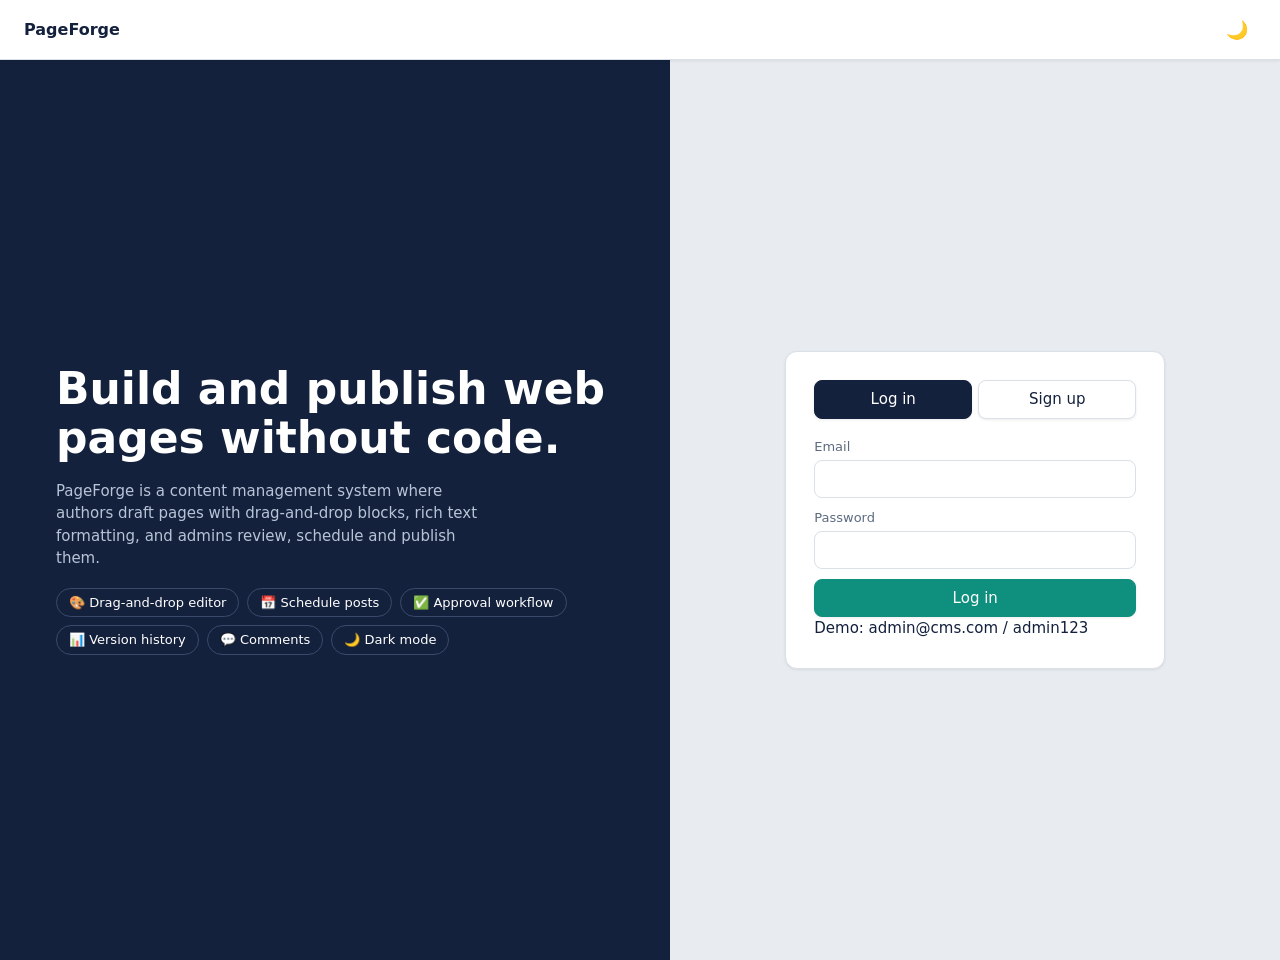
<file: index.html>
<!DOCTYPE html><html lang="en"><head><meta charset="utf-8"><meta name="viewport" content="width=device-width,initial-scale=1"><title>PageForge CMS – Sign in</title><link rel="stylesheet" href="css/style.css"></head>
<body><div class="topbar auth-top"><b>PageForge</b><span style="flex:1"></span><span class="theme-tog" id="tm">🌙</span></div><div class="auth"><section class="hero"><h1>Build and publish web pages without code.</h1><p>PageForge is a content management system where authors draft pages with drag-and-drop blocks, rich text formatting, and admins review, schedule and publish them.</p>
<ul><li>🎨 Drag-and-drop editor</li><li>📅 Schedule posts</li><li>✅ Approval workflow</li><li>📊 Version history</li><li>💬 Comments</li><li>🌙 Dark mode</li></ul></section>
<section class="formside"><div class="box"><div class="tabs"><button id="tl" class="on">Log in</button><button id="ts">Sign up</button></div>
<form id="fl"><label>Email<input type="email" id="le" required></label><label>Password<input type="password" id="lp" required></label><div class="msg" id="lm"></div><button class="pri" style="width:100%">Log in</button>
<p class="hint">Demo: admin@cms.com / admin123</p></form>
<form id="fs" hidden><label>Full name<input id="sn" required></label><label>Email<input type="email" id="se" required></label><label>Password (min 6)<input type="password" id="sp" minlength="6" required></label>
<label>Account type<select id="sr"><option value="user">User (author)</option><option value="admin">Admin</option></select></label><label id="ac" hidden>Admin code<input id="sc" placeholder="Enter admin code"></label>
<div class="msg" id="sm"></div><button class="pri" style="width:100%">Create account</button><p class="hint">Admin code: ADMIN2026</p></form></div></section></div>
<script src="js/common.js"></script><script>
const u0=me();if(u0)location.href=home(u0.role);
const fl=$('#fl'),fs=$('#fs');
$('#tm').onclick=()=>setDark(!getDark());
function tab(l){fl.hidden=!l;fs.hidden=l;$('#tl').classList.toggle('on',l);$('#ts').classList.toggle('on',!l)}
$('#tl').onclick=()=>tab(true);$('#ts').onclick=()=>tab(false);
$('#sr').onchange=e=>$('#ac').hidden=e.target.value!=='admin';
fl.onsubmit=e=>{e.preventDefault();const u=DB.get('users',[]).find(x=>x.email===$('#le').value.trim().toLowerCase()&&x.pass===$('#lp').value);
 if(!u){$('#lm').textContent='Wrong email or password.';return}localStorage.setItem('session',u.id);location.href=home(u.role)};
fs.onsubmit=e=>{e.preventDefault();const us=DB.get('users',[]),em=$('#se').value.trim().toLowerCase(),r=$('#sr').value,m=$('#sm');
 if(us.some(x=>x.email===em)){m.textContent='This email is already registered.';return}
 if(r==='admin'&&$('#sc').value!=='ADMIN2026'){m.textContent='Invalid admin code.';return}
 us.push({id:uid(),name:$('#sn').value.trim(),email:em,pass:$('#sp').value,role:r});DB.set('users',us);
 m.className='msg ok';m.textContent='Account created. Please log in.';fs.reset();setTimeout(()=>{tab(true);$('#le').value=em},900)};
</script></body></html>
</file>
<file: css/style.css>
html{--bg:#f3f5f7;--bg2:#e8ecf0;--ink:#14213d;--mut:#5c6b80;--line:#d9e0e7;--card:#fff;--acc:#0f8f7e;--acc2:#0b6e61;--warn:#c98a0a;--bad:#c93d3d;--r:8px;--sh:0 1px 3px rgba(0,0,0,0.08)}
html[data-dark="1"]{--bg:#000;--bg2:#101010;--ink:#f3f3f3;--mut:#b6b6b6;--line:#2a2a2a;--card:#111;--acc:#22c6a0;--acc2:#18a98a;--warn:#ffbd45;--bad:#ff6b6b;--sh:0 1px 3px rgba(0,0,0,0.5)}
*{box-sizing:border-box;margin:0}
body{font:15px/1.5 system-ui,-apple-system,"Segoe UI",sans-serif;background:var(--bg);color:var(--ink);transition:background .2s,color .2s}
html[data-dark="1"],html[data-dark="1"] body{background:#000 !important;color:#f3f3f3 !important}
html[data-dark="1"] .auth,html[data-dark="1"] .formside,html[data-dark="1"] .box,html[data-dark="1"] .topbar,html[data-dark="1"] .panel,html[data-dark="1"] .stat,html[data-dark="1"] .tpl-card,html[data-dark="1"] .prev{background:#111}
html[data-dark="1"] .hero{background:#000}
html[data-dark="1"] .hero p,html[data-dark="1"] .hero li,html[data-dark="1"] .hero h1{color:#f3f3f3}
html[data-dark="1"] input,html[data-dark="1"] select,html[data-dark="1"] textarea,html[data-dark="1"] button,html[data-dark="1"] .btn,html[data-dark="1"] .box,html[data-dark="1"] .topbar,html[data-dark="1"] .panel,html[data-dark="1"] .stat{background:#111;color:#f3f3f3}
html[data-dark="1"] .panel b,html[data-dark="1"] .panel p,html[data-dark="1"] .panel small,html[data-dark="1"] .panel .btn{color:#f3f3f3}
:focus-visible{outline:2px solid var(--acc);outline-offset:2px}
button,.btn{font:inherit;cursor:pointer;border:1px solid var(--line);background:var(--card);color:var(--ink);padding:7px 14px;border-radius:var(--r);text-decoration:none;display:inline-block;transition:all .15s;box-shadow:var(--sh)}
button:hover,.btn:hover{border-color:var(--acc);transform:translateY(-1px)}
.pri{background:var(--acc);border-color:var(--acc);color:#fff}.pri:hover{background:var(--acc2)}
.dng{color:var(--bad)}.sm{padding:4px 10px;font-size:13px}
input,select,textarea{font:inherit;width:100%;padding:8px 10px;border:1px solid var(--line);border-radius:var(--r);background:var(--card);color:var(--ink)}
label{display:block;font-size:13px;color:var(--mut);margin-bottom:10px}label input,label select,label textarea{margin-top:4px;color:var(--ink)}
/* auth */
.auth{min-height:100vh;display:grid;grid-template-columns:1.1fr 1fr}
.hero{background:var(--ink);color:#fff;padding:56px;display:flex;flex-direction:column;justify-content:center;gap:18px}
.hero h1{font-size:44px;line-height:1.1}.hero p{color:#b8c4d6;max-width:46ch}
.hero ul{list-style:none;padding:0;display:flex;flex-wrap:wrap;gap:8px}.hero li{border:1px solid #3a4a6b;padding:4px 12px;border-radius:99px;font-size:13px}
.formside{display:flex;align-items:center;justify-content:center;padding:32px;background:var(--bg2)}
.box{width:100%;max-width:380px;background:var(--card);border:1px solid var(--line);border-radius:12px;padding:28px;box-shadow:var(--sh)}
.tabs{display:flex;gap:6px;margin-bottom:18px}.tabs button{flex:1}.tabs .on{background:var(--ink);color:#fff;border-color:var(--ink)}
html[data-dark="1"] .tabs .on{background:#1a3a35;color:#f3f3f3;border-color:var(--acc)}
.msg{font-size:13px;margin:6px 0 10px;color:var(--bad)}.msg.ok{color:var(--acc2)}
/* app shell */
.shell{display:grid;grid-template-columns:230px 1fr;min-height:100vh}
.topbar{background:var(--card);border-bottom:1px solid var(--line);padding:12px 24px;display:flex;justify-content:space-between;align-items:center;position:sticky;top:0;z-index:100;box-shadow:var(--sh)}
.topbar b{font-size:16px}
.topbar a{color:var(--ink)}
.auth-top{position:sticky;top:0;z-index:110;border-bottom:1px solid var(--line)}
.theme-tog{cursor:pointer;font-size:18px;padding:4px 8px;display:inline-flex;align-items:center;justify-content:center;min-width:32px;border-radius:50%;color:var(--ink);background:transparent;transition:color .2s ease, background .2s ease}
.theme-tog svg{display:block;width:18px;height:18px;fill:currentColor}
.theme-tog[data-mode="sun"] svg{color:#ffc857}
.theme-tog[data-mode="moon"] svg{color:#dfe7f5}
.side{background:var(--ink);color:#fff;padding:22px 14px;display:flex;flex-direction:column;gap:4px;position:sticky;top:0;height:100vh;overflow-y:auto}
.side h2{font-size:20px;padding:0 10px 2px}.side small{color:#9fb0c8;padding:0 10px 16px;display:block}
.side a{color:#cfd9e8;padding:9px 12px;border-radius:var(--r);text-decoration:none;cursor:pointer;transition:all .15s}
.side a:hover{background:#22345c}.side a.on{background:var(--acc);color:#fff}
html[data-dark="1"] .side{background:#000;border-color:#2a2a2a}
html[data-dark="1"] .side a{color:#f3f3f3}
html[data-dark="1"] .side a:hover{background:#1a1a1a}
html[data-dark="1"] .topbar a{color:#f3f3f3}
.side .sp{flex:1}
main{padding:28px 32px;min-width:0;overflow-y:auto}
.top{display:flex;justify-content:space-between;align-items:center;gap:12px;flex-wrap:wrap;margin-bottom:20px}
.top h1{font-size:24px}.row{display:flex;gap:8px;flex-wrap:wrap;align-items:center}
.cards{display:grid;grid-template-columns:repeat(auto-fit,minmax(160px,1fr));gap:14px;margin-bottom:22px}
.stat,.panel{background:var(--card);border:1px solid var(--line);border-radius:var(--r);padding:16px;box-shadow:var(--sh)}
.pub-preview{display:grid;gap:8px;margin:12px 0}
.pub-block{padding:8px 10px;border-left:2px solid var(--acc);background:var(--bg2);overflow-wrap:anywhere}
.pub-block small{display:block;color:var(--mut);font-size:11px;text-transform:capitalize}
.pub-block p{margin:3px 0 0;font-size:13px;color:var(--ink)}
.stat b{font-size:28px;display:block}.stat span{color:var(--mut);font-size:13px}
table{width:100%;border-collapse:collapse;background:var(--card);border:1px solid var(--line);border-radius:var(--r);overflow:hidden;box-shadow:var(--sh)}
th,td{text-align:left;padding:10px 12px;border-bottom:1px solid var(--line);font-size:14px;vertical-align:middle}
th{background:var(--bg2);color:var(--mut);font-weight:600;font-size:13px}
.chip{padding:2px 10px;border-radius:99px;font-size:12px;background:var(--bg2);color:var(--mut)}
.chip.published{background:#d5f2ec;color:var(--acc2)}.chip.pending{background:#fbeccb;color:#8a5d00}.chip.rejected{background:#f8d9d9;color:var(--bad)}.chip.scheduled{background:#dce8f5;color:#1e4a8b}
.empty{padding:36px;text-align:center;color:var(--mut);background:var(--card);border:1px dashed var(--line);border-radius:var(--r)}
.toast{position:fixed;bottom:20px;right:20px;background:var(--ink);color:#fff;padding:10px 18px;border-radius:var(--r);z-index:999;box-shadow:var(--sh)}
/* editor */
.editor{display:grid;grid-template-columns:130px 1fr 280px;gap:16px;align-items:start}
.palette,.canvas-wrap,.eside{background:var(--card);border:1px solid var(--line);border-radius:var(--r);padding:14px;box-shadow:var(--sh)}
.palette h4,.eside h4{font-size:13px;color:var(--mut);margin-bottom:8px}
.pal{border:1px dashed var(--acc);color:var(--acc2);padding:8px;border-radius:var(--r);margin-bottom:8px;cursor:grab;text-align:center;background:#f1faf8;text-transform:capitalize;font-size:12px}
[data-dark=1] .pal{background:#1a3a35}
.g2{display:grid;grid-template-columns:2fr 1fr;gap:10px}
.canvas{min-height:260px;border:2px dashed var(--line);border-radius:var(--r);padding:10px;display:flex;flex-direction:column;gap:10px}
.canvas.over{border-color:var(--acc);background:rgba(15,143,126,0.05)}
.canvas:empty::before{content:"Drag blocks here";color:var(--mut);margin:auto}
.blk{border:1px solid var(--line);border-radius:var(--r);padding:8px;background:var(--bg2);display:grid;grid-template-columns:24px 1fr auto;gap:8px;align-items:start}
.blk.drop{border-color:var(--acc);box-shadow:0 0 0 2px rgba(15,143,126,0.2)}
.hd{cursor:grab;color:var(--mut);user-select:none;text-align:center}.blk .f{display:flex;flex-direction:column;gap:6px}.blk .f b{font-size:12px;color:var(--mut);text-transform:capitalize}
.rt-bar{border:1px solid var(--line);border-radius:var(--r);padding:4px;background:var(--bg2);display:flex;gap:2px;margin-bottom:6px;flex-wrap:wrap}
.rt-bar button{padding:2px 6px;font-size:12px;border:1px solid transparent;background:transparent;cursor:pointer;border-radius:3px}
.rt-bar button:hover{background:var(--line)}.rt-bar button.on{background:var(--acc);color:#fff}
.seo li{list-style:none;font-size:13px;margin-bottom:4px}.seo li.ok::before{content:"✔ ";color:var(--acc2)}.seo li.no::before{content:"✖ ";color:var(--bad)}
.score{font-size:26px;font-weight:700}
.prev{margin-top:14px;border:1px solid var(--line);border-radius:var(--r);padding:20px;background:var(--card)}
/* templates preview */
.tpls{display:grid;grid-template-columns:repeat(auto-fit,minmax(140px,1fr));gap:12px;margin-bottom:14px}
.tpl-card{border:1px solid var(--line);border-radius:var(--r);padding:12px;cursor:pointer;text-align:center;transition:all .15s}
.tpl-card:hover{border-color:var(--acc);background:rgba(15,143,126,0.05)}.tpl-card.sel{border-color:var(--acc);background:var(--acc);color:#fff}
/* page templates */
.tpl{max-width:760px;margin:0 auto;padding:10px}
.tpl h1,.tpl h2{margin:18px 0 8px}.tpl p{margin:10px 0}.tpl img{max-width:100%;border-radius:6px}.tpl hr{margin:18px 0;border:0;border-top:1px solid var(--line)}
.tpl blockquote{border-left:4px solid var(--acc);padding:4px 14px;margin:14px 0;font-style:italic}
.tpl .cta{display:inline-block;background:var(--acc);color:#fff;padding:9px 18px;border-radius:6px;text-decoration:none;margin:10px 0}
.tpl code{background:var(--bg2);padding:2px 6px;border-radius:3px;font-family:monospace;font-size:13px}
.tpl pre{background:var(--bg2);padding:10px;border-radius:6px;overflow-x:auto;margin:10px 0;font-family:monospace;font-size:13px}
.tpl .callout{border-left:4px solid var(--warn);padding:10px 14px;background:rgba(201,138,10,0.05);border-radius:4px;margin:10px 0}
.tpl .gallery{display:grid;grid-template-columns:repeat(auto-fit,minmax(120px,1fr));gap:8px;margin:10px 0}
.tpl .gallery img{width:100%;height:120px;object-fit:cover;border-radius:4px}
.tpl-classic{font-family:Georgia,serif}.tpl-modern{font-family:system-ui,sans-serif}.tpl-modern h1,.tpl-modern h2{color:var(--acc2)}
.tpl-bold{background:var(--ink);color:#fff;border-radius:10px;padding:26px}.tpl-bold .cta{background:#fff;color:var(--ink)}.tpl-bold blockquote{border-color:#fff}
html[data-dark="1"] .tpl-bold{background:#111;color:#f3f3f3;border:1px solid #2a2a2a}
html[data-dark="1"] .tpl-bold .cta{background:var(--acc);color:#000}
/* comments */
.comments{border-top:1px solid var(--line);padding-top:14px;margin-top:14px}
.comment{border-left:2px solid var(--line);padding:8px 12px;margin-bottom:10px;font-size:13px}
.comment b{color:var(--acc2);display:block}.comment small{color:var(--mut);display:block}
.comment p{margin:4px 0}
.cmnt-form{display:grid;gap:8px;margin-top:10px}
.cmnt-form textarea{font-size:13px;padding:8px}
/* versions */
.version{border:1px solid var(--line);border-radius:var(--r);padding:10px 12px;margin-bottom:8px;cursor:pointer;font-size:13px;transition:all .15s}
.version:hover{background:var(--bg2)}.version.cur{border-color:var(--acc);background:rgba(15,143,126,0.1)}
.version b{display:block;color:var(--acc2)}.version small{color:var(--mut);display:block}
/* scheduling */
.sched-in{display:grid;grid-template-columns:2fr 1fr;gap:8px;margin-bottom:10px}
.sched-in input{font-size:13px}
.viewbar{background:var(--card);border-bottom:1px solid var(--line);padding:12px 24px;display:flex;justify-content:space-between;align-items:center;box-shadow:var(--sh)}
.viewbar a{color:var(--ink);text-decoration:none}
.viewwrap{padding:30px 16px}
@media(max-width:900px){.auth,.shell{grid-template-columns:1fr}.editor{grid-template-columns:1fr}.hero{padding:30px}.side{position:static;height:auto;flex-direction:row;flex-wrap:wrap}.side .sp{display:none}.palette{display:flex;gap:8px;flex-wrap:wrap}.pal{margin:0}}
</file>
